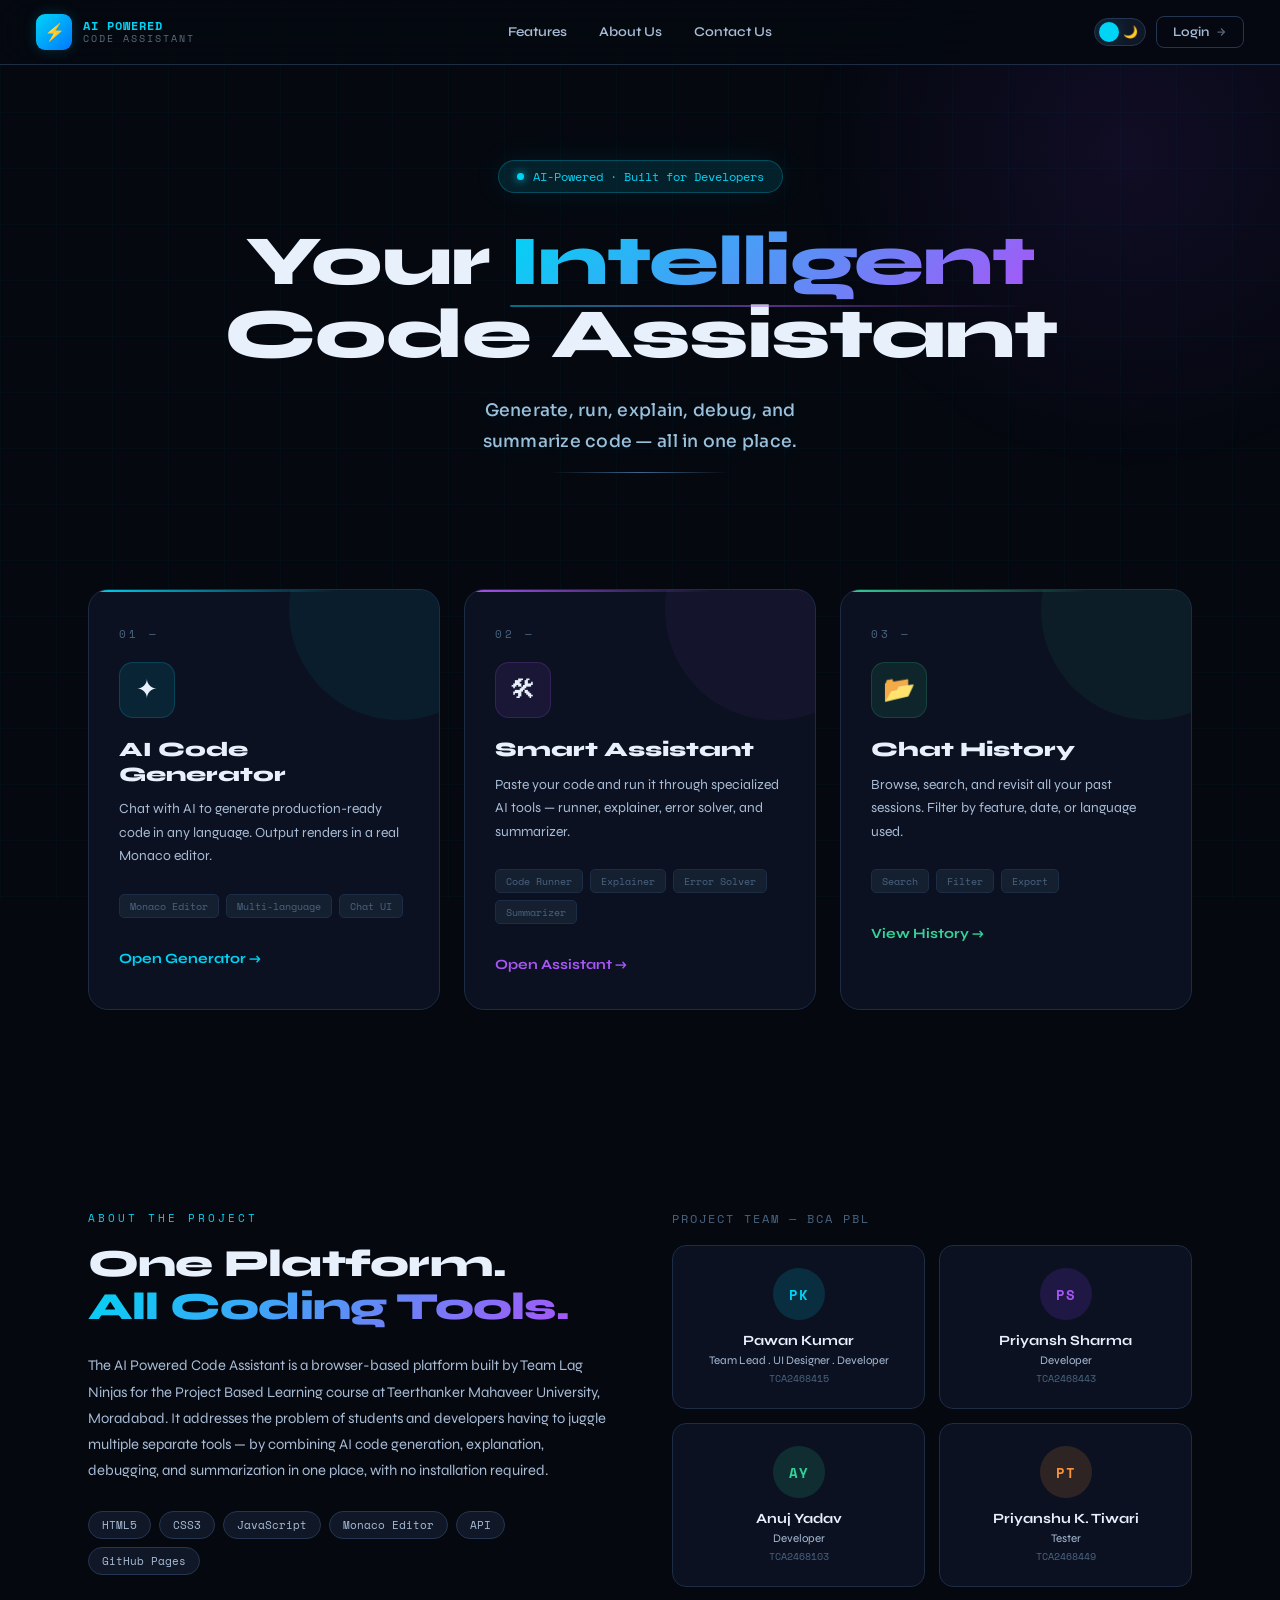
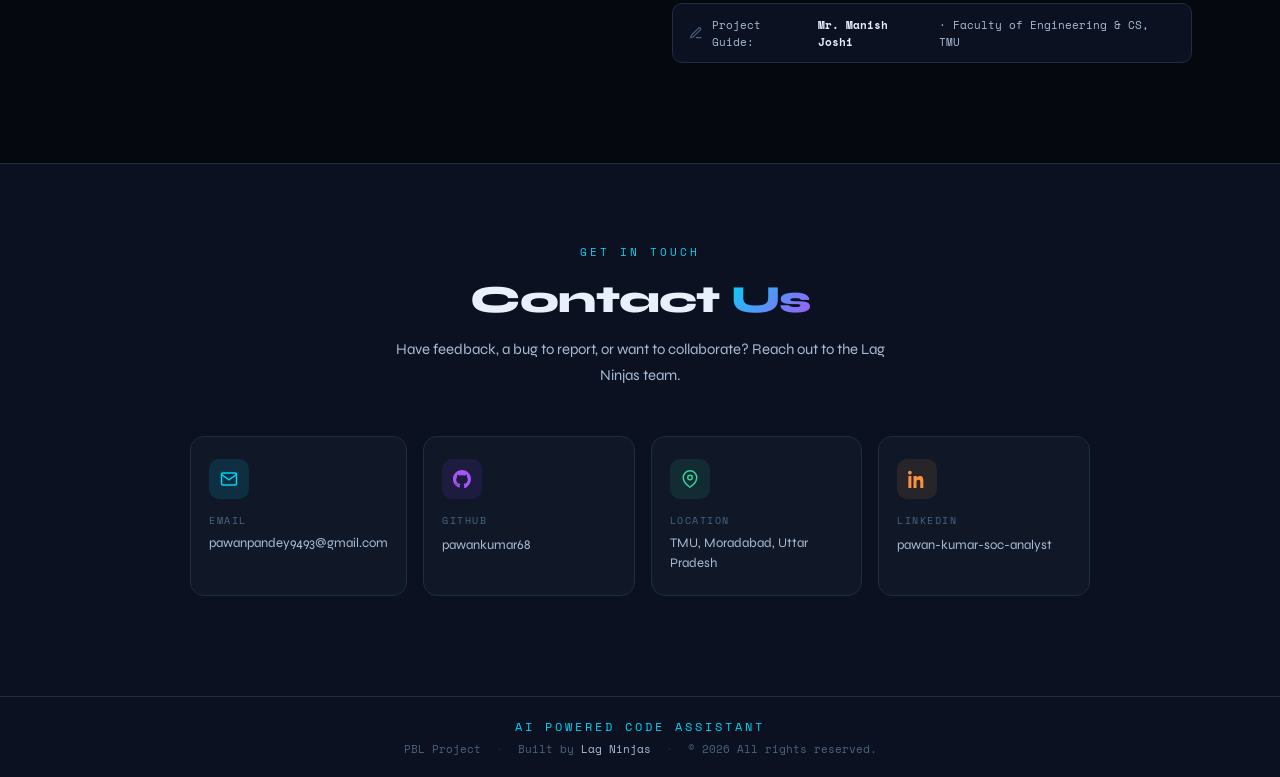
<file: index.html>
<!DOCTYPE html>
<html lang="en">
<head>
  <meta charset="UTF-8"/>
  <meta name="viewport" content="width=device-width, initial-scale=1.0"/>
  <title>AI Powered Code Assistant</title>
  <link href="https://fonts.googleapis.com/css2?family=Sora:wght@400;500;600&family=Space+Mono:wght@400;700&family=Syne:wght@400;600;800&display=swap" rel="stylesheet"/>
  <link rel="stylesheet" href="style.css"/>
</head>
<body>

  
<!-- NAV -->
<nav class="nav-fixed">
  <a href="index.html" class="logo">
    <div class="logo-icon">⚡</div>
    <div class="logo-text">
      <span class="l1">AI POWERED</span>
      <span class="l2">CODE ASSISTANT</span>
    </div>
  </a>
  <!-- CENTER NAV LINKS -->
  <div class="nav-center">
    <a href="#features" class="nav-link">Features</a>
    <a href="#about" class="nav-link">About Us</a>
    <a href="#contact" class="nav-link">Contact Us</a>
  </div>

  <!-- RIGHT ACTIONS -->
  <div class="nav-right">
    <button class="theme-toggle" id="themeToggle" onclick="toggleTheme()" title="Toggle light/dark mode" aria-label="Toggle theme">
      <span class="tt-icon tt-moon">🌙</span>
      <span class="tt-icon tt-sun">☀️</span>
    </button>
    <button class="btn-login" onclick="openModal('login')">
      Login
      <svg width="12" height="12" viewBox="0 0 24 24" fill="none" stroke="currentColor" stroke-width="2.5"><path d="M5 12h14M12 5l7 7-7 7"/></svg>
    </button>
  </div>
</nav>

<!-- HERO -->
<section class="hero">
  <div class="hero-badge"><span class="badge-dot"></span>AI-Powered · Built for Developers</div>
  <h1>Your <em>Intelligent</em><br/>Code Assistant</h1>
  <p>Generate, run, explain, debug, and summarize code — all in one place.</p>
</section>

<!-- CARDS -->
<section class="cards-section" id="features">

  <a href="codegen.html" class="card">
    <div class="card-num">01 —</div>
    <div class="card-icon">✦</div>
    <h3>AI Code Generator</h3>
    <p>Chat with AI to generate production-ready code in any language. Output renders in a real Monaco editor.</p>
    <div class="card-tags">
      <span class="ctag">Monaco Editor</span>
      <span class="ctag">Multi-language</span>
      <span class="ctag">Chat UI</span>
    </div>
    <div class="card-cta">Open Generator →</div>
  </a>

  <a href="assistant.html" class="card">
    <div class="card-num">02 —</div>
    <div class="card-icon">🛠</div>
    <h3>Smart Assistant</h3>
    <p>Paste your code and run it through specialized AI tools — runner, explainer, error solver, and summarizer.</p>
    <div class="card-tags">
      <span class="ctag">Code Runner</span>
      <span class="ctag">Explainer</span>
      <span class="ctag">Error Solver</span>
      <span class="ctag">Summarizer</span>
    </div>
    <div class="card-cta">Open Assistant →</div>
  </a>

  <a href="history.html" class="card">
    <div class="card-num">03 —</div>
    <div class="card-icon">📂</div>
    <h3>Chat History</h3>
    <p>Browse, search, and revisit all your past sessions. Filter by feature, date, or language used.</p>
    <div class="card-tags">
      <span class="ctag">Search</span>
      <span class="ctag">Filter</span>
      <span class="ctag">Export</span>
    </div>
    <div class="card-cta">View History →</div>
  </a>

</section>

<!-- ABOUT SECTION -->
<section class="about-section" id="about">
  <div class="about-inner">

    <!-- LEFT: Description -->
    <div class="about-left">
      <div class="about-eyebrow">ABOUT THE PROJECT</div>
      <h2 class="about-heading">
        One Platform.<br/>
        <span class="about-accent">All Coding Tools.</span>
      </h2>
      <p class="about-desc">
        The AI Powered Code Assistant is a browser-based platform built by Team Lag Ninjas
        for the Project Based Learning course at Teerthanker Mahaveer University, Moradabad.
        It addresses the problem of students and developers having to juggle multiple separate
        tools — by combining AI code generation, explanation, debugging, and summarization
        in one place, with no installation required.
      </p>
      <div class="about-tags">
        <span class="atag">HTML5</span>
        <span class="atag">CSS3</span>
        <span class="atag">JavaScript</span>
        <span class="atag">Monaco Editor</span>
        <span class="atag"> API</span>
        <span class="atag">GitHub Pages</span>
      </div>
    </div>

    <!-- RIGHT: Team Cards -->
    <div class="about-right">
      <div class="team-header">Project Team — BCA PBL</div>
      <div class="team-grid">

        <div class="team-card">
          <div class="team-avatar av-cyan">PK</div>
          <div class="team-name">Pawan Kumar</div>
          <div class="team-role">Team Lead . UI Designer . Developer</div>
          <div class="team-id">TCA2468415</div>
        </div>

        <div class="team-card">
          <div class="team-avatar av-purple">PS</div>
          <div class="team-name">Priyansh Sharma</div>
          <div class="team-role">Developer</div>
          <div class="team-id">TCA2468443</div>
        </div>

        <div class="team-card">
          <div class="team-avatar av-green">AY</div>
          <div class="team-name">Anuj Yadav</div>
          <div class="team-role">Developer</div>
          <div class="team-id">TCA2468103</div>
        </div>

        <div class="team-card">
          <div class="team-avatar av-orange">PT</div>
          <div class="team-name">Priyanshu K. Tiwari</div>
          <div class="team-role">Tester</div>
          <div class="team-id">TCA2468449</div>
        </div>

      </div>
      <div class="team-guide">
        <svg width="14" height="14" viewBox="0 0 24 24" fill="none" stroke="currentColor" stroke-width="2"><path d="M12 20h9M16.5 3.5a2.121 2.121 0 0 1 3 3L7 19l-4 1 1-4L16.5 3.5z"/></svg>
        Project Guide: <strong>Mr. Manish Joshi</strong> · Faculty of Engineering &amp; CS, TMU
      </div>
    </div>

  </div>
</section>

<!-- CONTACT SECTION -->
<section class="contact-section" id="contact">
  <div class="contact-inner">
    <div class="about-eyebrow" style="text-align:center;">GET IN TOUCH</div>
    <h2 class="contact-heading">Contact <span class="about-accent">Us</span></h2>
    <p class="contact-sub">Have feedback, a bug to report, or want to collaborate? Reach out to the Lag Ninjas team.</p>

    <div class="contact-grid">

      <div class="contact-card">
        <div class="cc-icon" style="background:var(--accent-dim);color:var(--accent);">
          <svg width="18" height="18" viewBox="0 0 24 24" fill="none" stroke="currentColor" stroke-width="2"><path d="M4 4h16c1.1 0 2 .9 2 2v12c0 1.1-.9 2-2 2H4c-1.1 0-2-.9-2-2V6c0-1.1.9-2 2-2z"/><polyline points="22,6 12,13 2,6"/></svg>
        </div>
        <div class="cc-label">Email</div>
        <div class="cc-value">pawanpandey9493@gmail.com</div>
      </div>

      <div class="contact-card">
        <div class="cc-icon" style="background:var(--accent2-dim);color:var(--card2);">
          <svg width="18" height="18" viewBox="0 0 24 24" fill="currentColor"><path d="M12 0C5.37 0 0 5.37 0 12c0 5.3 3.438 9.8 8.205 11.385.6.113.82-.258.82-.577 0-.285-.01-1.04-.015-2.04-3.338.724-4.042-1.61-4.042-1.61C4.422 19.07 3.633 18.7 3.633 18.7c-1.087-.744.084-.729.084-.729 1.205.084 1.838 1.236 1.838 1.236 1.07 1.835 2.809 1.305 3.495.998.108-.776.417-1.305.76-1.605-2.665-.3-5.466-1.332-5.466-5.93 0-1.31.465-2.38 1.235-3.22-.135-.303-.54-1.523.105-3.176 0 0 1.005-.322 3.3 1.23.96-.267 1.98-.399 3-.405 1.02.006 2.04.138 3 .405 2.28-1.552 3.285-1.23 3.285-1.23.645 1.653.24 2.873.12 3.176.765.84 1.23 1.91 1.23 3.22 0 4.61-2.805 5.625-5.475 5.92.42.36.81 1.096.81 2.22 0 1.606-.015 2.896-.015 3.286 0 .315.21.69.825.57C20.565 21.795 24 17.295 24 12c0-6.63-5.37-12-12-12z"/></svg>
        </div>
        <div class="cc-label">GitHub</div>
        <a class="cc-value cc-link" href="https://github.com/pawankumar68/" target="_blank">pawankumar68</a>
      </div>

      <div class="contact-card">
        <div class="cc-icon" style="background:rgba(52,211,153,0.1);color:var(--card3);">
          <svg width="18" height="18" viewBox="0 0 24 24" fill="none" stroke="currentColor" stroke-width="2"><path d="M21 10c0 7-9 13-9 13s-9-6-9-13a9 9 0 0 1 18 0z"/><circle cx="12" cy="10" r="3"/></svg>
        </div>
        <div class="cc-label">Location</div>
        <div class="cc-value">TMU, Moradabad, Uttar Pradesh</div>
      </div>

      <div class="contact-card">
  <div class="cc-icon" style="background:rgba(251,146,60,0.1);color:var(--summarizer);">
    <!-- LinkedIn Logo -->
    <svg width="18" height="18" viewBox="0 0 24 24" fill="currentColor">
      <path d="M4.98 3.5C4.98 4.88 3.86 6 2.49 6S0 4.88 0 3.5 1.12 1 2.49 1s2.49 1.12 2.49 2.5zM.5 8h4V24h-4V8zm7.5 0h3.8v2.2h.1c.53-1 1.82-2.2 3.75-2.2 4.01 0 4.75 2.64 4.75 6.08V24h-4v-7.1c0-1.7-.03-3.88-2.36-3.88-2.36 0-2.72 1.85-2.72 3.76V24h-4V8z"/>
    </svg>
  </div>

  <div class="cc-label">LinkedIn</div>

  <a class="cc-value cc-link" href="https://www.linkedin.com/in/pawankumar-soc-analyst" target="_blank">
    pawan-kumar-soc-analyst
  </a>
</div>

    </div>
  </div>
</section>

<!-- FOOTER -->
<footer>
  <div class="footer-title">AI Powered Code Assistant</div>
  <div class="footer-sub">
    PBL Project
    <span class="dot">·</span>
    Built by <span class="ft-highlight">Lag Ninjas</span>
    <span class="dot">·</span>
    © 2026 All rights reserved.
  </div>
</footer>

<!-- AUTH MODAL -->
<div class="modal-overlay" id="loginModal" onclick="handleOverlayClick(event)">
  <div class="modal">

    <!-- Close -->
    <button class="modal-close" onclick="closeModal()">✕</button>

    <!-- Brand -->
    <div class="modal-brand">
      <div class="modal-brand-icon">⚡</div>
      <div class="modal-brand-text">
        AI Powered Code Assistant
        <small>PBL PROJECT · LAG NINJAS</small>
      </div>
    </div>

    <!-- Tab Switcher -->
    <div class="auth-tabs">
      <button class="auth-tab active" id="tab-login" onclick="switchTab('login')">Login</button>
      <button class="auth-tab" id="tab-signup" onclick="switchTab('signup')">Sign Up</button>
      <div class="auth-tab-indicator" id="tab-indicator"></div>
    </div>

    <!-- ── LOGIN PANEL ── -->
    <div class="auth-panel" id="panel-login">

      <!-- Google -->
      <button class="btn-google" onclick="loginWithGoogle()">
        <svg width="18" height="18" viewBox="0 0 18 18">
          <path fill="#4285F4" d="M17.64 9.2c0-.637-.057-1.251-.164-1.84H9v3.481h4.844c-.209 1.125-.843 2.078-1.796 2.717v2.258h2.908c1.702-1.567 2.684-3.874 2.684-6.615z"/>
          <path fill="#34A853" d="M9 18c2.43 0 4.467-.806 5.956-2.18l-2.909-2.259c-.806.54-1.836.86-3.047.86-2.344 0-4.328-1.584-5.036-3.711H.957v2.332A8.997 8.997 0 0 0 9 18z"/>
          <path fill="#FBBC05" d="M3.964 10.71A5.41 5.41 0 0 1 3.682 9c0-.593.102-1.17.282-1.71V4.958H.957A8.996 8.996 0 0 0 0 9c0 1.452.348 2.827.957 4.042l3.007-2.332z"/>
          <path fill="#EA4335" d="M9 3.58c1.321 0 2.508.454 3.44 1.345l2.582-2.58C13.463.891 11.426 0 9 0A8.997 8.997 0 0 0 .957 4.958L3.964 7.29C4.672 5.163 6.656 3.58 9 3.58z"/>
        </svg>
        Continue with Google
      </button>

      <div class="auth-divider"><span>or continue with email</span></div>

      <div class="input-group">
        <label>EMAIL</label>
        <input type="email" id="login-email" placeholder="you@example.com"/>
      </div>
      <div class="input-group">
        <label>PASSWORD</label>
        <div class="input-eye-wrap">
          <input type="password" id="login-password" placeholder="••••••••"/>
          <button class="eye-btn" onclick="togglePassword('login-password', this)">👁</button>
        </div>
      </div>

      <div class="auth-row">
        <label class="remember-label">
          <input type="checkbox" id="remember-me"/> Remember me
        </label>
        <a href="#" class="forgot-link">Forgot password?</a>
      </div>

      <div class="auth-error" id="login-error"></div>

      <button class="btn-submit" onclick="handleLogin()">
        <span>Login</span>
        <svg width="16" height="16" viewBox="0 0 24 24" fill="none" stroke="currentColor" stroke-width="2.5"><path d="M5 12h14M12 5l7 7-7 7"/></svg>
      </button>

      <p class="auth-switch">Don't have an account? <a href="#" onclick="switchTab('signup');return false;">Sign up free →</a></p>
    </div>

    <!-- ── SIGN UP PANEL ── -->
    <div class="auth-panel" id="panel-signup" style="display:none;">

      <!-- Google -->
      <button class="btn-google" onclick="loginWithGoogle()">
        <svg width="18" height="18" viewBox="0 0 18 18">
          <path fill="#4285F4" d="M17.64 9.2c0-.637-.057-1.251-.164-1.84H9v3.481h4.844c-.209 1.125-.843 2.078-1.796 2.717v2.258h2.908c1.702-1.567 2.684-3.874 2.684-6.615z"/>
          <path fill="#34A853" d="M9 18c2.43 0 4.467-.806 5.956-2.18l-2.909-2.259c-.806.54-1.836.86-3.047.86-2.344 0-4.328-1.584-5.036-3.711H.957v2.332A8.997 8.997 0 0 0 9 18z"/>
          <path fill="#FBBC05" d="M3.964 10.71A5.41 5.41 0 0 1 3.682 9c0-.593.102-1.17.282-1.71V4.958H.957A8.996 8.996 0 0 0 0 9c0 1.452.348 2.827.957 4.042l3.007-2.332z"/>
          <path fill="#EA4335" d="M9 3.58c1.321 0 2.508.454 3.44 1.345l2.582-2.58C13.463.891 11.426 0 9 0A8.997 8.997 0 0 0 .957 4.958L3.964 7.29C4.672 5.163 6.656 3.58 9 3.58z"/>
        </svg>
        Sign up with Google
      </button>

      <div class="auth-divider"><span>or sign up with email</span></div>

      <div class="input-group">
        <label>FULL NAME</label>
        <input type="text" id="signup-name" placeholder="Your full name"/>
      </div>
      <div class="input-group">
        <label>EMAIL</label>
        <input type="email" id="signup-email" placeholder="you@example.com"/>
      </div>
      <div class="input-group">
        <label>PASSWORD</label>
        <div class="input-eye-wrap">
          <input type="password" id="signup-password" placeholder="Min. 6 characters"/>
          <button class="eye-btn" onclick="togglePassword('signup-password', this)">👁</button>
        </div>
      </div>
      <div class="input-group">
        <label>CONFIRM PASSWORD</label>
        <div class="input-eye-wrap">
          <input type="password" id="signup-confirm" placeholder="Repeat your password"/>
          <button class="eye-btn" onclick="togglePassword('signup-confirm', this)">👁</button>
        </div>
      </div>

      <!-- Password strength -->
      <div class="strength-wrap" id="strength-wrap">
        <div class="strength-bar">
          <div class="strength-fill" id="strength-fill"></div>
        </div>
        <span class="strength-label" id="strength-label"></span>
      </div>

      <div class="auth-error" id="signup-error"></div>

      <button class="btn-submit" onclick="handleSignup()">
        <span>Create Account</span>
        <svg width="16" height="16" viewBox="0 0 24 24" fill="none" stroke="currentColor" stroke-width="2.5"><path d="M5 12h14M12 5l7 7-7 7"/></svg>
      </button>

      <p class="auth-switch">Already have an account? <a href="#" onclick="switchTab('login');return false;">Log in →</a></p>
    </div>

  </div>
</div>

<script src="script.js"></script>
</body>
</html>
</file>
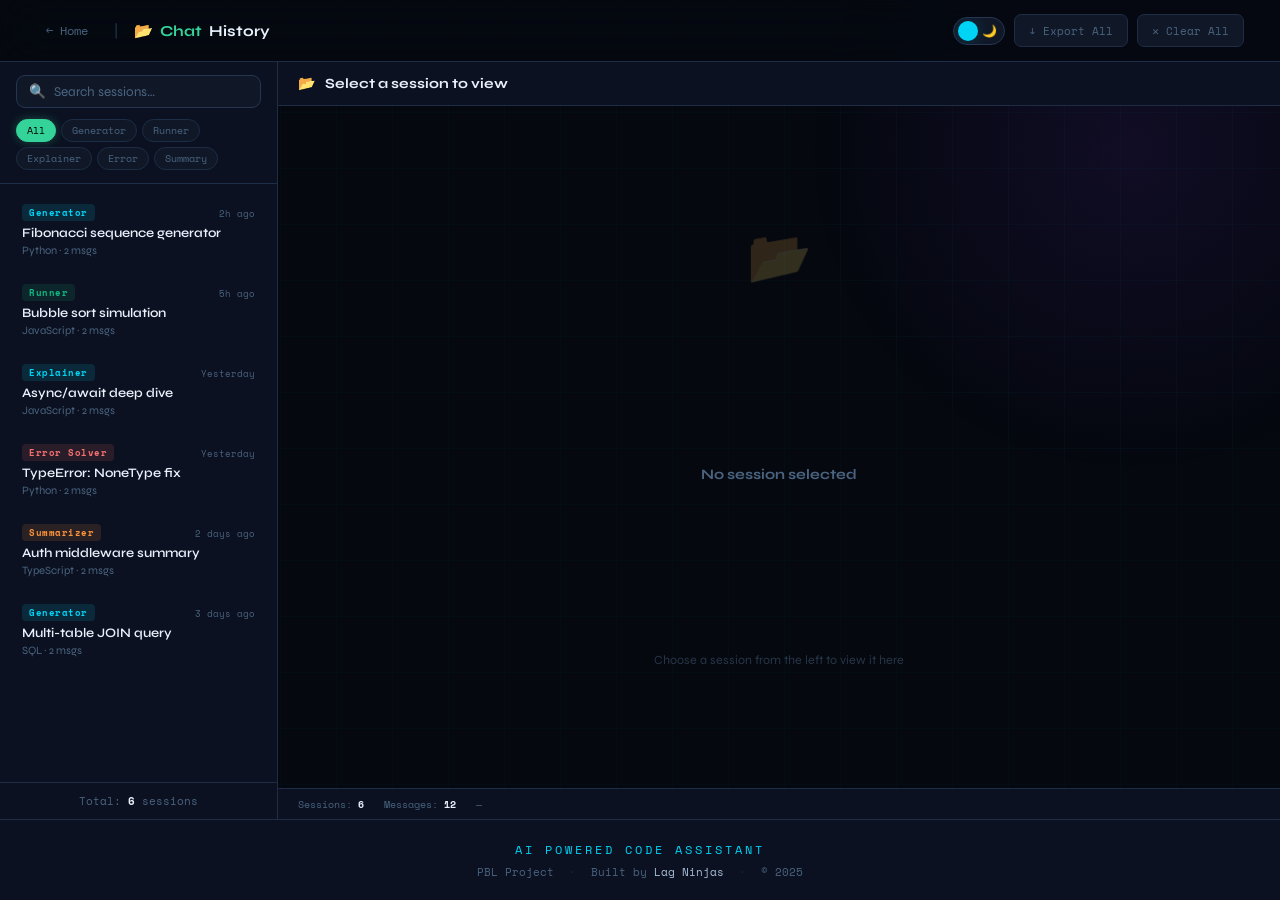
<file: history.html>
<!DOCTYPE html>
<html lang="en">
<head>
  <meta charset="UTF-8"/>
  <meta name="viewport" content="width=device-width, initial-scale=1.0"/>
  <title>Chat History — AI Powered Code Assistant</title>
  <link href="https://fonts.googleapis.com/css2?family=Space+Mono:wght@400;700&family=Syne:wght@400;600;800&display=swap" rel="stylesheet"/>
  <link rel="stylesheet" href="style.css"/>
</head>
<body class="history-body">

<!-- NAV -->
<nav>
  <div class="nav-left">
    <a href="index.html" class="back-btn">← Home</a>
    <span class="nav-sep">|</span>
    <div class="page-title">📂 <span class="accent-green">Chat</span> History</div>
  </div>
  <div style="display:flex;gap:9px;align-items:center;">
    <button class="theme-toggle" id="themeToggle" onclick="toggleTheme()" title="Toggle light/dark mode" aria-label="Toggle theme">
      <span class="tt-icon tt-moon">🌙</span>
      <span class="tt-icon tt-sun">☀️</span>
    </button>
    <button class="btn-nav" onclick="hist_exportAll()">↓ Export All</button>
    <button class="btn-nav danger" onclick="hist_clearAll()">✕ Clear All</button>
  </div>
</nav>

<!-- LAYOUT -->
<div class="history-layout">

  <!-- SIDEBAR -->
  <div class="sidebar">
    <div class="sidebar-header">
      <div class="search-box">
        <span style="color:var(--muted);font-size:0.85rem;">🔍</span>
        <input type="text" id="hist-search" placeholder="Search sessions…" oninput="hist_search()"/>
      </div>
      <div class="filter-chips">
        <span class="chip all active"        data-filter="all"        onclick="hist_setFilter(this)">All</span>
        <span class="chip gen"               data-filter="gen"        onclick="hist_setFilter(this)">Generator</span>
        <span class="chip runner"            data-filter="runner"     onclick="hist_setFilter(this)">Runner</span>
        <span class="chip explainer"         data-filter="explainer"  onclick="hist_setFilter(this)">Explainer</span>
        <span class="chip error"             data-filter="error"      onclick="hist_setFilter(this)">Error</span>
        <span class="chip summarizer"        data-filter="summarizer" onclick="hist_setFilter(this)">Summary</span>
      </div>
    </div>
    <div class="sessions-list" id="hist-sessions-list"></div>
    <div class="sidebar-footer">Total: <strong id="hist-total-count">0</strong> sessions</div>
  </div>

  <!-- CONTENT -->
  <div class="hist-content">
    <div class="hist-content-header">
      <div class="hist-content-title" id="hist-content-title">
        <span>📂</span> Select a session to view
      </div>
      <div class="hist-content-actions" id="hist-content-actions" style="display:none;">
        <button class="btn-sm" onclick="hist_exportSession()">↓ Export</button>
        <button class="btn-sm" onclick="hist_deleteActive()">✕ Delete</button>
      </div>
    </div>

    <div class="empty-hist" id="hist-empty">
      <div class="eh-icon">📂</div>
      <h3>No session selected</h3>
      <p>Choose a session from the left to view it here</p>
    </div>
    <div class="chat-view" id="hist-chat-view" style="display:none;"></div>

    <div class="stats-bar">
      <span>Sessions: <strong id="hist-stats-count">0</strong></span>
      <span>Messages: <strong id="hist-stats-msgs">0</strong></span>
      <span id="hist-stats-date">—</span>
    </div>
  </div>

</div>

<!-- FOOTER -->
<footer>
  <div class="footer-title">AI Powered Code Assistant</div>
  <div class="footer-sub">
    PBL Project <span class="dot">·</span> Built by <span class="ft-highlight">Lag Ninjas</span> <span class="dot">·</span> © 2025
  </div>
</footer>

<script src="script.js"></script>
</body>
</html>
</file>
<file: style.css>
/* ============================================================
   AI POWERED CODE ASSISTANT — style.css  (Redesigned)
   ============================================================ */

/* ── THEME VARIABLES ── */
:root {
  /* Dark theme (default) */
  --bg:         #05080f;
  --surface:    #0b1120;
  --surface2:   #101828;
  --surface3:   #141f30;
  --border:     #1c2d45;
  --border2:    #243651;
  --accent:     #00d4f5;
  --accent-dim: rgba(0,212,245,0.12);
  --accent2:    #7c3aed;
  --accent2-dim:rgba(124,58,237,0.12);
  --text:       #e8f0fc;
  --text2:      #a8bcd6;
  --muted:      #4a6480;
  --runner:     #10b981;
  --explainer:  #00d4f5;
  --error:      #f87171;
  --summarizer: #fb923c;
  --card1:      #00d4f5;
  --card2:      #a855f7;
  --card3:      #34d399;

  /* Effects */
  --glow-cyan:  0 0 24px rgba(0,212,245,0.35);
  --glow-purple:0 0 24px rgba(124,58,237,0.35);
  --glow-green: 0 0 24px rgba(52,211,153,0.35);
  --glow-sm:    0 0 14px rgba(0,212,245,0.2);

  /* Transitions */
  --t: 0.22s cubic-bezier(0.4,0,0.2,1);
}

/* ── LIGHT THEME ── */
body.light-mode {
  --bg:         #f0f4fb;
  --surface:    #ffffff;
  --surface2:   #f5f8ff;
  --surface3:   #edf1fa;
  --border:     #d0daf0;
  --border2:    #bfcce8;
  --accent:     #0099bb;
  --accent-dim: rgba(0,153,187,0.1);
  --accent2:    #6d28d9;
  --accent2-dim:rgba(109,40,217,0.1);
  --text:       #0f1c33;
  --text2:      #3a5070;
  --muted:      #7a90b0;
  --runner:     #059669;
  --explainer:  #0099bb;
  --error:      #dc2626;
  --summarizer: #d97706;
  --card1:      #0099bb;
  --card2:      #7c3aed;
  --card3:      #059669;
  --glow-cyan:  0 4px 24px rgba(0,153,187,0.18);
  --glow-purple:0 4px 24px rgba(109,40,217,0.18);
  --glow-green: 0 4px 24px rgba(5,150,105,0.18);
  --glow-sm:    0 2px 12px rgba(0,153,187,0.12);
}

*, *::before, *::after { box-sizing: border-box; margin: 0; padding: 0; }
html, body { height: 100%; }

body {
  background: var(--bg);
  color: var(--text);
  font-family: 'Syne', sans-serif;
  min-height: 100vh;
  overflow-x: hidden;
  transition: background var(--t), color var(--t);
}

/* ── GRID OVERLAY (dark only) ── */
body:not(.light-mode)::before {
  content: '';
  position: fixed; inset: 0;
  background-image:
    linear-gradient(rgba(0,212,245,0.028) 1px, transparent 1px),
    linear-gradient(90deg, rgba(0,212,245,0.028) 1px, transparent 1px);
  background-size: 56px 56px;
  pointer-events: none; z-index: 0;
  animation: gridFade 3s ease both;
}

/* ── GRID OVERLAY (light mode) ── */
body.light-mode::before {
  content: '';
  position: fixed; inset: 0;
  background-image:
    linear-gradient(rgba(15,28,51,0.028) 1px, transparent 1px),
    linear-gradient(90deg, rgba(15,28,51,0.028) 1px, transparent 1px),
    radial-gradient(circle at 1px 1px, rgba(0,153,187,0.10) 1px, transparent 0);
  background-size: 64px 64px, 64px 64px, 28px 28px;
  pointer-events: none; z-index: 0;
  opacity: 0.38;
  animation: gridFade 2.4s ease both;
}

/* ── AMBIENT GLOW BLOBS ── */
body::after {
  content: '';
  position: fixed;
  width: 700px; height: 700px;
  background: radial-gradient(circle, rgba(124,58,237,0.10) 0%, transparent 65%);
  top: -200px; right: -200px;
  border-radius: 50%; pointer-events: none; z-index: 0;
  animation: blobPulse 8s ease-in-out infinite alternate;
}

body.light-mode::after {
  background: radial-gradient(circle, rgba(109,40,217,0.05) 0%, transparent 65%);
}

/* ── SCROLLBAR ── */
::-webkit-scrollbar { width: 5px; height: 5px; }
::-webkit-scrollbar-track { background: transparent; }
::-webkit-scrollbar-thumb {
  background: var(--border2); border-radius: 4px;
  transition: background var(--t);
}
::-webkit-scrollbar-thumb:hover { background: var(--muted); }

/* ============================================================
   THEME TOGGLE BUTTON
   ============================================================ */
.theme-toggle {
  position: relative;
  width: 52px; height: 28px;
  background: var(--surface2);
  border: 1px solid var(--border2);
  border-radius: 100px;
  cursor: pointer;
  transition: all var(--t);
  flex-shrink: 0;
  outline: none;
  overflow: hidden;
}
.theme-toggle::before {
  content: '';
  position: absolute;
  width: 20px; height: 20px;
  background: var(--accent);
  border-radius: 50%;
  top: 3px; left: 4px;
  transition: transform 0.35s cubic-bezier(0.34,1.56,0.64,1), background var(--t);
  box-shadow: var(--glow-sm);
}
.theme-toggle .tt-icon {
  position: absolute; top: 50%; transform: translateY(-50%);
  font-size: 12px; pointer-events: none; transition: opacity 0.2s;
}
.theme-toggle .tt-moon { right: 7px; opacity: 1; }
.theme-toggle .tt-sun  { left: 7px;  opacity: 0; }

body.light-mode .theme-toggle::before {
  transform: translateX(24px);
  background: #f59e0b;
  box-shadow: 0 0 14px rgba(245,158,11,0.5);
}
body.light-mode .theme-toggle .tt-moon { opacity: 0; }
body.light-mode .theme-toggle .tt-sun  { opacity: 1; }
body.light-mode .theme-toggle {
  background: var(--surface2);
  border-color: var(--border);
}

/* ============================================================
   SHARED NAV
   ============================================================ */
nav {
  display: flex; align-items: center; justify-content: space-between;
  padding: 14px 36px;
  background: rgba(5,8,15,0.88);
  backdrop-filter: blur(24px) saturate(180%);
  -webkit-backdrop-filter: blur(24px) saturate(180%);
  border-bottom: 1px solid var(--border);
  z-index: 100;
  position: relative;
  transition: background var(--t), border-color var(--t);
}
body.light-mode nav {
  background: rgba(240,244,251,0.9);
}

.nav-fixed { position: fixed; top: 0; left: 0; right: 0; }
.nav-left { display: flex; align-items: center; gap: 16px; }

/* Logo */
.logo {
  display: flex; align-items: center; gap: 11px;
  text-decoration: none;
}
.logo-icon {
  width: 36px; height: 36px;
  background: linear-gradient(135deg, var(--accent), #0078ff);
  border-radius: 9px;
  display: grid; place-items: center;
  font-size: 17px; flex-shrink: 0;
  box-shadow: var(--glow-sm);
  transition: box-shadow var(--t), transform var(--t);
}
.logo:hover .logo-icon {
  box-shadow: var(--glow-cyan);
  transform: scale(1.06) rotate(-4deg);
}
.logo-text { display: flex; flex-direction: column; line-height: 1.2; }
.logo-text .l1 {
  font-family: 'Space Mono', monospace;
  font-size: 0.75rem; font-weight: 700;
  color: var(--accent); letter-spacing: 1px;
}
.logo-text .l2 {
  font-family: 'Space Mono', monospace;
  font-size: 0.63rem; color: var(--text2);
  opacity: 0.55; letter-spacing: 2px;
}

.nav-sep { color: var(--border2); }

/* ── CENTER NAV LINKS ── */
.nav-center {
  display: flex; align-items: center; gap: 4px;
  position: absolute; left: 50%; transform: translateX(-50%);
}
.nav-link {
  display: flex; align-items: center; gap: 5px;
  text-decoration: none; color: var(--text2);
  font-family: 'Syne', sans-serif; font-size: 0.84rem; font-weight: 600;
  padding: 6px 14px; border-radius: 8px;
  transition: color var(--t), background var(--t);
}
.nav-link:hover { color: var(--text); background: var(--surface2); }

/* ── RIGHT NAV GROUP ── */
.nav-right { display: flex; align-items: center; gap: 10px; margin-left: auto; }

.page-title {
  font-size: 0.95rem; font-weight: 700;
  display: flex; align-items: center; gap: 7px;
}
.page-title .accent        { color: var(--accent); }
.page-title .accent-purple { color: var(--card2); }
.page-title .accent-green  { color: var(--card3); }

.back-btn {
  display: flex; align-items: center; gap: 5px;
  text-decoration: none; color: var(--muted);
  font-family: 'Space Mono', monospace; font-size: 0.78rem;
  transition: color var(--t);
  padding: 5px 10px; border-radius: 6px;
}
.back-btn:hover {
  color: var(--accent);
  background: var(--accent-dim);
}

.lang-wrap {
  display: flex; align-items: center; gap: 8px;
  background: var(--surface2); border: 1px solid var(--border2);
  border-radius: 9px; padding: 6px 14px;
  transition: border-color var(--t), box-shadow var(--t);
}
.lang-wrap:focus-within {
  border-color: var(--accent);
  box-shadow: var(--glow-sm);
}
.lang-wrap label {
  font-family: 'Space Mono', monospace; font-size: 0.67rem; color: var(--muted);
}
.lang-wrap select {
  background: transparent; border: none;
  color: var(--accent); font-family: 'Space Mono', monospace;
  font-size: 0.82rem; cursor: pointer; outline: none;
}
.lang-wrap select option { background: var(--surface2); color: var(--text); }

/* Nav Buttons */
.btn-ghost {
  background: transparent; border: 1px solid var(--border2);
  color: var(--muted); padding: 7px 18px; border-radius: 7px;
  font-family: 'Syne', sans-serif; font-size: 0.84rem;
  cursor: pointer; transition: all var(--t); text-decoration: none;
}
.btn-ghost:hover {
  border-color: var(--accent); color: var(--accent);
  background: var(--accent-dim);
}

.btn-login {
  background: transparent;
  border: 1px solid var(--border2); color: var(--text2);
  padding: 7px 16px; border-radius: 8px;
  font-family: 'Syne', sans-serif; font-size: 0.82rem; font-weight: 600;
  cursor: pointer; transition: all var(--t); text-decoration: none;
  display: flex; align-items: center; gap: 6px;
}
.btn-login svg { opacity: 0.5; transition: opacity var(--t), transform var(--t); }
.btn-login:hover {
  border-color: var(--accent); color: var(--accent);
  background: var(--accent-dim);
}
.btn-login:hover svg { opacity: 1; transform: translateX(2px); }
.btn-login:active { transform: scale(0.97); }

.btn-nav {
  background: var(--surface2); border: 1px solid var(--border);
  color: var(--muted); padding: 7px 14px; border-radius: 7px;
  font-family: 'Space Mono', monospace; font-size: 0.7rem;
  cursor: pointer; transition: all var(--t);
}
.btn-nav:hover { border-color: var(--accent); color: var(--accent); background: var(--accent-dim); }
.btn-nav.danger:hover { border-color: #f87171; color: #f87171; background: rgba(248,113,113,0.08); }

/* ============================================================
   SHARED FOOTER
   ============================================================ */
footer {
  position: relative; z-index: 1;
  border-top: 1px solid var(--border);
  padding: 20px 24px;
  text-align: center;
  flex-shrink: 0;
  background: var(--surface);
  transition: background var(--t), border-color var(--t);
}
.footer-title {
  font-family: 'Space Mono', monospace; font-size: 0.76rem;
  color: var(--accent); letter-spacing: 3px;
  text-transform: uppercase; margin-bottom: 6px;
}
.footer-sub {
  font-family: 'Space Mono', monospace; font-size: 0.68rem; color: var(--muted);
}
.footer-sub .ft-highlight { color: var(--text2); }
.footer-sub .dot { margin: 0 8px; opacity: 0.3; }

/* ============================================================
   SHARED BUTTONS / MISC
   ============================================================ */
.btn-sm {
  background: var(--surface2); border: 1px solid var(--border);
  color: var(--muted); padding: 5px 13px; border-radius: 7px;
  font-family: 'Space Mono', monospace; font-size: 0.68rem;
  cursor: pointer; transition: all var(--t);
}
.btn-sm:hover { border-color: var(--accent); color: var(--accent); background: var(--accent-dim); }
.btn-sm.primary {
  background: var(--accent); color: #050810;
  border-color: var(--accent); font-weight: 700;
}
.btn-sm.primary:hover {
  box-shadow: var(--glow-sm);
  filter: brightness(1.1);
}

.btn-tiny {
  background: var(--surface3); border: 1px solid var(--border);
  color: var(--muted); padding: 4px 10px; border-radius: 5px;
  font-family: 'Space Mono', monospace; font-size: 0.65rem;
  cursor: pointer; transition: all var(--t);
}
.btn-tiny:hover { border-color: var(--accent); color: var(--accent); background: var(--accent-dim); }

/* ============================================================
   INDEX PAGE
   ============================================================ */
.hero {
  position: relative; z-index: 1;
  padding: 160px 48px 80px;
  text-align: center; max-width: 980px; margin: 0 auto;
}

.hero-badge {
  display: inline-flex; align-items: center; gap: 9px;
  background: var(--accent-dim);
  border: 1px solid rgba(0,212,245,0.25);
  color: var(--accent); padding: 7px 18px; border-radius: 100px;
  font-family: 'Space Mono', monospace; font-size: 0.72rem;
  margin-bottom: 32px;
  animation: fadeDown 0.6s ease both;
  box-shadow: 0 0 30px rgba(0,212,245,0.08);
}
.badge-dot {
  width: 7px; height: 7px; background: var(--accent);
  border-radius: 50%; animation: pulse 2.5s infinite;
  box-shadow: 0 0 8px var(--accent);
}

.hero h1 {
  font-size: clamp(2.4rem, 5.5vw, 5rem);
  font-weight: 800; line-height: 1.04; margin-bottom: 24px;
  animation: fadeUp 0.7s 0.1s ease both;
  letter-spacing: -0.02em;
}
.hero h1 em {
  font-style: normal;
  background: linear-gradient(135deg, var(--accent) 0%, var(--card2) 100%);
  -webkit-background-clip: text; -webkit-text-fill-color: transparent; background-clip: text;
  position: relative;
}
.hero h1 em::after {
  content: '';
  position: absolute; left: 0; right: 0; bottom: -4px;
  height: 2px;
  background: linear-gradient(90deg, var(--accent), var(--card2), transparent);
  border-radius: 2px;
  opacity: 0.5;
}

.hero > p {
  font-family: 'Sora', 'Syne', sans-serif;
  font-size: 1.08rem;
  color: color-mix(in oklab, var(--text2) 82%, var(--accent) 18%);
  font-weight: 500;
  letter-spacing: 0.015em;
  max-width: 560px; margin: 0 auto 52px; line-height: 1.78;
  animation: fadeUp 0.7s 0.2s ease both;
  text-wrap: balance;
  text-shadow: 0 4px 18px rgba(0, 212, 245, 0.14);
  position: relative;
}

.hero > p::after {
  content: '';
  position: absolute;
  left: 50%;
  transform: translateX(-50%);
  bottom: -16px;
  width: min(180px, 55%);
  height: 1px;
  background: linear-gradient(90deg, transparent, color-mix(in oklab, var(--accent) 72%, var(--card2) 28%), transparent);
  opacity: 0.55;
}

/* Cards */
.cards-section {
  position: relative; z-index: 1;
  padding: 0 48px 100px;
  display: grid; grid-template-columns: repeat(auto-fit, minmax(300px, 1fr));
  gap: 24px; max-width: 1200px; margin: 0 auto;
}

.card {
  background: var(--surface);
  border: 1px solid var(--border);
  border-radius: 20px; padding: 36px 30px;
  position: relative; overflow: hidden;
  cursor: pointer;
  transition: transform 0.35s cubic-bezier(0.34,1.56,0.64,1), border-color var(--t), box-shadow var(--t);
  animation: fadeUp 0.7s ease both;
  text-decoration: none; display: block; color: inherit;
  backdrop-filter: blur(4px);
}
.card:nth-child(1) { animation-delay: 0.3s; }
.card:nth-child(2) { animation-delay: 0.45s; }
.card:nth-child(3) { animation-delay: 0.6s; }

/* Top accent line */
.card::before {
  content: ''; position: absolute;
  top: 0; left: 0; right: 0; height: 2px; border-radius: 20px 20px 0 0;
  transition: height var(--t), opacity var(--t);
}
.card:nth-child(1)::before { background: linear-gradient(90deg, var(--card1), transparent 70%); }
.card:nth-child(2)::before { background: linear-gradient(90deg, var(--card2), transparent 70%); }
.card:nth-child(3)::before { background: linear-gradient(90deg, var(--card3), transparent 70%); }

/* Inner glow blob */
.card::after {
  content: ''; position: absolute;
  width: 220px; height: 220px; border-radius: 50%;
  top: -90px; right: -70px; opacity: 0.06;
  transition: opacity 0.4s, transform 0.4s;
  pointer-events: none;
}
.card:nth-child(1)::after { background: var(--card1); }
.card:nth-child(2)::after { background: var(--card2); }
.card:nth-child(3)::after { background: var(--card3); }

.card:hover { transform: translateY(-8px) scale(1.01); }
.card:nth-child(1):hover {
  border-color: rgba(0,212,245,0.45);
  box-shadow: 0 20px 60px rgba(0,212,245,0.12), inset 0 1px 0 rgba(0,212,245,0.08);
}
.card:nth-child(2):hover {
  border-color: rgba(168,85,247,0.45);
  box-shadow: 0 20px 60px rgba(168,85,247,0.12), inset 0 1px 0 rgba(168,85,247,0.08);
}
.card:nth-child(3):hover {
  border-color: rgba(52,211,153,0.45);
  box-shadow: 0 20px 60px rgba(52,211,153,0.12), inset 0 1px 0 rgba(52,211,153,0.08);
}
.card:hover::after { opacity: 0.12; transform: scale(1.1); }

.card-num {
  font-family: 'Space Mono', monospace; font-size: 0.66rem;
  color: var(--muted); margin-bottom: 20px; letter-spacing: 3px;
}
.card-icon {
  width: 56px; height: 56px; border-radius: 14px;
  display: grid; place-items: center; font-size: 26px; margin-bottom: 20px;
  transition: transform var(--t), box-shadow var(--t);
}
.card:nth-child(1) .card-icon { background: rgba(0,212,245,0.1); border: 1px solid rgba(0,212,245,0.18); }
.card:nth-child(2) .card-icon { background: rgba(168,85,247,0.1); border: 1px solid rgba(168,85,247,0.18); }
.card:nth-child(3) .card-icon { background: rgba(52,211,153,0.1); border: 1px solid rgba(52,211,153,0.18); }
.card:nth-child(1):hover .card-icon { transform: scale(1.08) rotate(-4deg); box-shadow: 0 0 20px rgba(0,212,245,0.25); }
.card:nth-child(2):hover .card-icon { transform: scale(1.08) rotate(-4deg); box-shadow: 0 0 20px rgba(168,85,247,0.25); }
.card:nth-child(3):hover .card-icon { transform: scale(1.08) rotate(-4deg); box-shadow: 0 0 20px rgba(52,211,153,0.25); }

.card h3 { font-size: 1.28rem; font-weight: 800; margin-bottom: 10px; line-height: 1.2; }
.card > p { font-size: 0.87rem; color: var(--text2); line-height: 1.7; margin-bottom: 26px; }

.card-tags { display: flex; flex-wrap: wrap; gap: 7px; margin-bottom: 30px; }
.ctag {
  font-family: 'Space Mono', monospace; font-size: 0.65rem;
  padding: 3px 10px; border-radius: 5px;
  background: var(--surface3); border: 1px solid var(--border); color: var(--muted);
  transition: all var(--t);
}
.card:hover .ctag { border-color: var(--border2); }

.card-cta {
  display: inline-flex; align-items: center; gap: 8px;
  font-size: 0.88rem; font-weight: 700; transition: gap 0.25s;
}
.card:nth-child(1) .card-cta { color: var(--card1); }
.card:nth-child(2) .card-cta { color: var(--card2); }
.card:nth-child(3) .card-cta { color: var(--card3); }
.card:hover .card-cta { gap: 15px; }

/* ============================================================
   AUTH MODAL
   ============================================================ */
.modal-overlay {
  position: fixed; inset: 0;
  background: rgba(0,0,0,0.75);
  backdrop-filter: blur(12px);
  -webkit-backdrop-filter: blur(12px);
  z-index: 1000;
  display: none; place-items: center;
  padding: 16px;
}
.modal-overlay.active { display: grid; animation: overlayIn 0.2s ease; }

.modal {
  background: linear-gradient(165deg, color-mix(in oklab, var(--surface) 92%, #ffffff 8%) 0%, var(--surface) 100%);
  border: 1px solid color-mix(in oklab, var(--border2) 78%, var(--accent) 22%);
  border-radius: 22px;
  padding: 34px 32px 28px;
  width: 100%; max-width: 430px;
  position: relative;
  animation: modalPop 0.35s cubic-bezier(0.34,1.56,0.64,1);
  max-height: 92vh;
  overflow-y: auto;
  box-shadow: 0 36px 72px rgba(0,0,0,0.46), 0 0 0 1px rgba(255,255,255,0.05);
  backdrop-filter: blur(14px);
  -webkit-backdrop-filter: blur(14px);
  transition: background var(--t), border-color var(--t), box-shadow var(--t), transform var(--t);
}
body.light-mode .modal {
  background: linear-gradient(165deg, #ffffff 0%, var(--surface2) 100%);
  box-shadow: 0 22px 60px rgba(15,28,51,0.14), 0 0 0 1px rgba(0,0,0,0.04);
}

/* Glow top edge on modal */
.modal::before {
  content: '';
  position: absolute; top: 0; left: 10%; right: 10%; height: 1px;
  background: linear-gradient(90deg, transparent, var(--accent), transparent);
  opacity: 0.5; border-radius: 50%;
}
.modal::after {
  content: '';
  position: absolute;
  top: -36px; right: -36px;
  width: 140px; height: 140px;
  border-radius: 50%;
  background: radial-gradient(circle, color-mix(in oklab, var(--accent) 28%, transparent) 0%, transparent 70%);
  pointer-events: none;
}

.modal-close {
  position: absolute; top: 14px; right: 14px;
  background: var(--surface2);
  border: 1px solid var(--border);
  color: var(--muted); font-size: 13px;
  cursor: pointer; width: 30px; height: 30px;
  display: grid; place-items: center;
  border-radius: 8px; transition: all var(--t);
}
.modal-close:hover {
  background: rgba(248,113,113,0.1);
  border-color: rgba(248,113,113,0.4);
  color: #f87171;
  transform: scale(1.08);
}

/* Brand */
.modal-brand {
  display: flex; align-items: center; gap: 11px;
  margin-bottom: 26px;
}
.modal-brand-icon {
  width: 36px; height: 36px;
  background: linear-gradient(135deg, var(--accent), #0078ff);
  border-radius: 9px; display: grid; place-items: center;
  font-size: 17px; flex-shrink: 0;
  box-shadow: var(--glow-sm);
}
.modal-brand-text {
  font-family: 'Sora', 'Syne', sans-serif;
  font-size: 0.78rem;
  font-weight: 600;
  letter-spacing: 0.01em;
  color: var(--text); line-height: 1.35;
}
.modal-brand-text small {
  display: block;
  color: var(--muted);
  font-size: 0.58rem;
  letter-spacing: 1.35px;
  font-family: 'Space Mono', monospace;
}

/* Tab switcher */
.auth-tabs {
  display: flex;
  background: var(--bg);
  border: 1px solid var(--border);
  border-radius: 12px;
  padding: 4px; gap: 4px;
  margin-bottom: 24px;
  position: relative;
}
.auth-tab {
  flex: 1; padding: 10px 0;
  background: transparent; border: none;
  color: var(--muted);
  font-family: 'Sora', 'Syne', sans-serif;
  font-size: 0.84rem; font-weight: 600;
  cursor: pointer; border-radius: 9px;
  transition: color 0.25s;
  position: relative; z-index: 1;
}
.auth-tab.active { color: var(--bg); }

.auth-tab-indicator {
  position: absolute;
  top: 4px; left: 4px;
  width: calc(50% - 6px); height: calc(100% - 8px);
  background: var(--accent);
  border-radius: 8px;
  transition: transform 0.3s cubic-bezier(0.4,0,0.2,1);
  z-index: 0;
  box-shadow: var(--glow-sm);
}
.auth-tab-indicator.right {
  transform: translateX(calc(100% + 4px));
}

/* Google button */
.btn-google {
  width: 100%;
  display: flex; align-items: center; justify-content: center; gap: 10px;
  background: #fff; color: #1a1a1a;
  border: 1px solid rgba(0,0,0,0.08);
  padding: 11px 16px; border-radius: 11px; cursor: pointer;
  font-family: 'Sora', 'Syne', sans-serif; font-size: 0.86rem; font-weight: 600;
  transition: all var(--t); margin-bottom: 16px;
  box-shadow: 0 6px 18px rgba(0,0,0,0.12);
}
.btn-google:hover {
  background: #f8f8f8;
  transform: translateY(-2px);
  box-shadow: 0 10px 26px rgba(0,0,0,0.2);
}

/* Divider */
.auth-divider {
  display: flex; align-items: center; gap: 12px; margin-bottom: 16px;
}
.auth-divider::before, .auth-divider::after {
  content: ''; flex: 1; height: 1px; background: var(--border);
}
.auth-divider span {
  font-family: 'Space Mono', monospace; font-size: 0.63rem; color: var(--muted); white-space: nowrap;
}

/* Inputs */
.input-group { margin-bottom: 13px; }
.input-group label {
  display: block;
  font-family: 'Sora', 'Syne', sans-serif;
  font-size: 0.63rem; color: var(--muted);
  letter-spacing: 0.11em;
  text-transform: uppercase;
  margin-bottom: 7px;
}
.input-group input {
  width: 100%;
  background: color-mix(in oklab, var(--surface2) 88%, transparent);
  border: 1px solid var(--border2);
  color: var(--text); padding: 11px 14px;
  border-radius: 11px;
  font-family: 'Sora', 'Syne', sans-serif; font-size: 0.86rem;
  outline: none;
  transition: border-color var(--t), box-shadow var(--t), background var(--t);
}
.input-group input:focus {
  border-color: var(--accent);
  box-shadow: 0 0 0 3px var(--accent-dim), 0 8px 24px color-mix(in oklab, var(--accent) 14%, transparent);
  background: var(--surface3);
}
.input-group input::placeholder { color: var(--muted); opacity: 0.6; }

/* Eye toggle */
.input-eye-wrap { position: relative; }
.input-eye-wrap input { padding-right: 42px; }
.eye-btn {
  position: absolute; right: 11px; top: 50%; transform: translateY(-50%);
  background: none; border: none; cursor: pointer;
  font-size: 14px; opacity: 0.35; transition: opacity var(--t); padding: 2px;
}
.eye-btn:hover { opacity: 0.85; }

/* Auth row */
.auth-row {
  display: flex; align-items: center; justify-content: space-between;
  margin-bottom: 16px; margin-top: -4px;
}
.remember-label {
  display: flex; align-items: center; gap: 6px;
  font-family: 'Space Mono', monospace; font-size: 0.67rem; color: var(--muted);
  cursor: pointer;
}
.remember-label input[type="checkbox"] { accent-color: var(--accent); cursor: pointer; }
.forgot-link {
  font-family: 'Space Mono', monospace; font-size: 0.67rem;
  color: var(--muted); text-decoration: none; transition: color var(--t);
}
.forgot-link:hover { color: var(--accent); text-decoration: underline; }

/* Error */
.auth-error {
  background: rgba(248,113,113,0.08);
  border: 1px solid rgba(248,113,113,0.3);
  color: #f87171;
  font-family: 'Space Mono', monospace; font-size: 0.7rem;
  padding: 9px 13px; border-radius: 9px;
  margin-bottom: 13px; display: none;
}
.auth-error.show { display: block; animation: shakeX 0.3s ease; }

/* Submit */
.btn-submit {
  width: 100%;
  background: linear-gradient(135deg, color-mix(in oklab, var(--accent) 92%, white 8%), #0091cc);
  color: #050810;
  border: none; padding: 13px 16px; border-radius: 11px;
  font-family: 'Sora', 'Syne', sans-serif; font-weight: 700;
  letter-spacing: 0.01em;
  font-size: 0.9rem; cursor: pointer;
  display: flex; align-items: center; justify-content: center; gap: 9px;
  transition: all var(--t); margin-bottom: 16px;
  position: relative; overflow: hidden;
}
.btn-submit::after {
  content: '';
  position: absolute; inset: 0;
  background: linear-gradient(135deg, rgba(255,255,255,0.18) 0%, transparent 50%);
  opacity: 0; transition: opacity var(--t);
}
.btn-submit:hover {
  box-shadow: 0 10px 28px rgba(0,212,245,0.35);
  transform: translateY(-2px);
}
.btn-submit:hover::after { opacity: 1; }
.btn-submit:active { transform: translateY(0); }

/* Switch link */
.auth-switch {
  text-align: center;
  font-size: 0.79rem;
  font-family: 'Sora', 'Syne', sans-serif;
  color: var(--muted);
}
.auth-switch a { color: var(--accent); text-decoration: none; font-weight: 700; }
.auth-switch a:hover { text-decoration: underline; }

/* Password strength */
.strength-wrap {
  display: flex; align-items: center; gap: 10px;
  margin-bottom: 14px; margin-top: -6px;
}
.strength-bar {
  flex: 1; height: 4px; background: var(--border); border-radius: 2px; overflow: hidden;
}
.strength-fill {
  height: 100%; width: 0; border-radius: 2px;
  transition: width 0.35s, background 0.35s;
}
.strength-label {
  font-family: 'Space Mono', monospace; font-size: 0.6rem; color: var(--muted);
  white-space: nowrap; min-width: 40px;
}

/* ============================================================
   CODE GENERATOR PAGE
   ============================================================ */
.codegen-body { display: flex; flex-direction: column; height: 100vh; }
.codegen-main { display: flex; flex: 1; overflow: hidden; }

/* Chat panel */
.chat-panel {
  width: 400px; flex-shrink: 0;
  display: flex; flex-direction: column;
  border-right: 1px solid var(--border);
  background: var(--surface);
  transition: background var(--t);
}
.chat-header {
  padding: 13px 18px; border-bottom: 1px solid var(--border);
  font-family: 'Space Mono', monospace; font-size: 0.7rem; color: var(--muted);
  display: flex; align-items: center; gap: 8px;
}
.status-dot {
  width: 7px; height: 7px; border-radius: 50%;
  background: var(--runner);
  animation: blink 2s infinite;
  box-shadow: 0 0 8px var(--runner);
}
.chat-messages {
  flex: 1; overflow-y: auto; padding: 18px;
  display: flex; flex-direction: column; gap: 14px;
}
.msg { display: flex; flex-direction: column; gap: 5px; animation: msgIn 0.3s ease; }
.msg-label {
  font-family: 'Space Mono', monospace; font-size: 0.62rem;
  color: var(--muted); letter-spacing: 1px;
}
.msg.user .msg-label { text-align: right; color: var(--accent); }
.msg-bubble {
  background: var(--surface2); border: 1px solid var(--border);
  border-radius: 14px 14px 14px 3px;
  padding: 11px 14px; font-size: 0.86rem; line-height: 1.68;
  transition: background var(--t), border-color var(--t);
}
.msg.user .msg-bubble {
  background: var(--accent-dim);
  border-color: rgba(0,212,245,0.25);
  border-radius: 14px 14px 3px 14px;
  align-self: flex-end;
}

.typing-indicator {
  display: flex; gap: 5px; padding: 13px 14px;
  background: var(--surface2); border: 1px solid var(--border);
  border-radius: 14px 14px 14px 3px; width: fit-content;
}
.typing-indicator span {
  width: 6px; height: 6px; border-radius: 50%;
  background: var(--muted); animation: bounce 1.2s infinite;
}
.typing-indicator span:nth-child(2) { animation-delay: 0.2s; }
.typing-indicator span:nth-child(3) { animation-delay: 0.4s; }

.chat-input-row {
  padding: 14px 16px; border-top: 1px solid var(--border);
  display: flex; gap: 9px; align-items: flex-end;
  transition: border-color var(--t);
}
.chat-input-row textarea {
  flex: 1; background: var(--surface2);
  border: 1px solid var(--border2); border-radius: 11px;
  color: var(--text); font-family: 'Syne', sans-serif; font-size: 0.87rem;
  padding: 9px 13px; resize: none; outline: none;
  transition: border-color var(--t), box-shadow var(--t);
  min-height: 42px; max-height: 120px; line-height: 1.5;
}
.chat-input-row textarea:focus {
  border-color: var(--accent);
  box-shadow: 0 0 0 3px var(--accent-dim);
}
.chat-input-row textarea::placeholder { color: var(--muted); }
.send-btn {
  background: var(--accent);
  border: none; color: #050810;
  width: 42px; height: 42px; border-radius: 11px;
  cursor: pointer; display: grid; place-items: center;
  font-size: 16px; flex-shrink: 0; transition: all var(--t);
}
.send-btn:hover { box-shadow: var(--glow-cyan); transform: scale(1.06); }
.send-btn:active { transform: scale(0.96); }

/* Editor panel */
.editor-panel { flex: 1; display: flex; flex-direction: column; min-width: 0; }
.editor-header {
  padding: 10px 16px; border-bottom: 1px solid var(--border);
  background: var(--surface); display: flex; align-items: center;
  justify-content: space-between; flex-shrink: 0;
  transition: background var(--t);
}
.editor-header-left { display: flex; align-items: center; gap: 10px; }
.file-tab {
  display: flex; align-items: center; gap: 6px;
  background: var(--accent-dim); border: 1px solid rgba(0,212,245,0.25);
  border-radius: 7px; padding: 4px 12px;
  font-family: 'Space Mono', monospace; font-size: 0.7rem; color: var(--accent);
}
.editor-actions { display: flex; gap: 7px; }
#monaco-editor-codegen { flex: 1; min-height: 0; }
.empty-editor {
  flex: 1; display: grid; place-items: center;
  text-align: center; padding: 40px;
}
.empty-editor .ei { font-size: 48px; margin-bottom: 14px; opacity: 0.2; animation: floatY 4s ease-in-out infinite; }
.empty-editor h3 { color: var(--muted); font-size: 0.92rem; margin-bottom: 6px; }
.empty-editor p  { color: var(--muted); font-size: 0.78rem; opacity: 0.5; }
.editor-footer {
  padding: 6px 16px; border-top: 1px solid var(--border);
  background: var(--surface); display: flex; gap: 18px;
  font-family: 'Space Mono', monospace; font-size: 0.65rem; color: var(--muted);
  flex-shrink: 0; transition: background var(--t);
}
.editor-footer strong { color: var(--text); }

/* ============================================================
   ASSISTANT PAGE
   ============================================================ */
.assistant-body { display: flex; flex-direction: column; height: 100vh; }
.assistant-main {
  flex: 1; display: grid;
  grid-template-columns: 1fr 1fr;
  grid-template-rows: auto 1fr;
  overflow: hidden; position: relative; z-index: 1;
}

/* Toolbar */
.toolbar {
  grid-column: 1 / -1;
  padding: 12px 20px; border-bottom: 1px solid var(--border);
  background: var(--surface);
  display: flex; align-items: center; gap: 8px; flex-wrap: wrap;
  transition: background var(--t);
}
.toolbar-label {
  font-family: 'Space Mono', monospace; font-size: 0.66rem;
  color: var(--muted); letter-spacing: 1.5px; margin-right: 4px;
}

.feature-btn {
  display: flex; align-items: center; gap: 6px;
  padding: 8px 16px; border-radius: 9px;
  font-family: 'Syne', sans-serif; font-size: 0.83rem; font-weight: 700;
  cursor: pointer; border: 1px solid; transition: all var(--t);
  position: relative; overflow: hidden;
}
.feature-btn::after {
  content: ''; position: absolute; inset: 0;
  background: rgba(255,255,255,0.06);
  opacity: 0; transition: opacity var(--t);
}
.feature-btn:hover::after { opacity: 1; }
.feature-btn:disabled { opacity: 0.4; cursor: not-allowed; }
.feature-btn:active { transform: scale(0.97); }

.btn-runner     { background: rgba(16,185,129,0.09);  border-color: rgba(16,185,129,0.28);  color: var(--runner); }
.btn-explainer  { background: rgba(0,212,245,0.07);   border-color: rgba(0,212,245,0.28);   color: var(--explainer); }
.btn-error      { background: rgba(248,113,113,0.07); border-color: rgba(248,113,113,0.28); color: var(--error); }
.btn-summarizer { background: rgba(251,146,60,0.07);  border-color: rgba(251,146,60,0.28);  color: var(--summarizer); }

.btn-runner:hover:not(:disabled)     { background: rgba(16,185,129,0.16);  box-shadow: 0 0 18px rgba(16,185,129,0.2),  0 0 0 1px rgba(16,185,129,0.3); }
.btn-explainer:hover:not(:disabled)  { background: rgba(0,212,245,0.13);   box-shadow: 0 0 18px rgba(0,212,245,0.2),   0 0 0 1px rgba(0,212,245,0.3); }
.btn-error:hover:not(:disabled)      { background: rgba(248,113,113,0.14); box-shadow: 0 0 18px rgba(248,113,113,0.2), 0 0 0 1px rgba(248,113,113,0.3); }
.btn-summarizer:hover:not(:disabled) { background: rgba(251,146,60,0.14);  box-shadow: 0 0 18px rgba(251,146,60,0.2),  0 0 0 1px rgba(251,146,60,0.3); }

.btn-clear-out {
  margin-left: auto; background: var(--surface2);
  border: 1px solid var(--border); color: var(--muted);
  padding: 7px 13px; border-radius: 8px;
  font-family: 'Space Mono', monospace; font-size: 0.67rem;
  cursor: pointer; transition: all var(--t);
}
.btn-clear-out:hover {
  border-color: #f87171; color: #f87171;
  background: rgba(248,113,113,0.08);
}

/* Panels */
.panel { display: flex; flex-direction: column; overflow: hidden; min-height: 0; }
.panel-left { border-right: 1px solid var(--border); }

.panel-header {
  padding: 10px 17px; border-bottom: 1px solid var(--border);
  background: var(--surface);
  display: flex; align-items: center; justify-content: space-between; flex-shrink: 0;
  transition: background var(--t);
}
.panel-header-left { display: flex; align-items: center; gap: 8px; }
.panel-title { font-family: 'Space Mono', monospace; font-size: 0.7rem; color: var(--muted); letter-spacing: 0.5px; }

#monaco-editor-assistant { flex: 1; min-height: 0; }

/* Output */
.output-area {
  flex: 1; overflow-y: auto; padding: 16px 20px;
  font-family: 'Space Mono', monospace; font-size: 0.81rem; line-height: 1.7;
}
.output-placeholder {
  height: 100%; display: flex; flex-direction: column;
  align-items: center; justify-content: center; gap: 12px; opacity: 0.32; text-align: center;
}
.output-placeholder .op-icon { font-size: 40px; animation: floatY 4s ease-in-out infinite; }
.output-placeholder p { color: var(--muted); font-size: 0.8rem; }

.output-block {
  background: var(--surface); border: 1px solid var(--border);
  border-radius: 12px; overflow: hidden;
  margin-bottom: 14px; animation: blockIn 0.3s ease;
  transition: border-color var(--t);
}
.output-block:hover { border-color: var(--border2); }
.ob-header {
  padding: 8px 15px; border-bottom: 1px solid var(--border);
  display: flex; align-items: center; gap: 7px;
  font-family: 'Space Mono', monospace; font-size: 0.67rem;
}
.ob-header.runner     { color: var(--runner);    background: rgba(16,185,129,0.06); }
.ob-header.explainer  { color: var(--explainer); background: rgba(0,212,245,0.06); }
.ob-header.error      { color: var(--error);     background: rgba(248,113,113,0.06); }
.ob-header.summarizer { color: var(--summarizer);background: rgba(251,146,60,0.06); }

.ob-body {
  padding: 14px 15px;
  font-family: 'Space Mono', monospace; font-size: 0.78rem;
  color: var(--text); line-height: 1.72;
  white-space: pre-wrap; word-break: break-word;
}

.loading-bar {
  height: 2px; width: 0;
  background: linear-gradient(90deg, var(--accent), var(--card2));
  border-radius: 2px; transition: width 0.6s cubic-bezier(0.4,0,0.2,1);
  box-shadow: 0 0 8px var(--accent);
}

.panel-footer {
  padding: 6px 17px; border-top: 1px solid var(--border);
  background: var(--surface);
  font-family: 'Space Mono', monospace; font-size: 0.65rem;
  color: var(--muted); display: flex; gap: 16px; flex-shrink: 0;
  transition: background var(--t);
}
.panel-footer strong { color: var(--text); }

/* ============================================================
   HISTORY PAGE
   ============================================================ */
.history-body { display: flex; flex-direction: column; height: 100vh; }
.history-layout { flex: 1; display: flex; overflow: hidden; position: relative; z-index: 1; }

/* Sidebar */
.sidebar {
  width: 278px; flex-shrink: 0;
  border-right: 1px solid var(--border);
  background: var(--surface);
  display: flex; flex-direction: column; overflow: hidden;
  transition: background var(--t);
}
.sidebar-header { padding: 13px 16px; border-bottom: 1px solid var(--border); }

.search-box {
  display: flex; align-items: center; gap: 8px;
  background: var(--surface2); border: 1px solid var(--border2);
  border-radius: 9px; padding: 7px 12px; margin-bottom: 11px;
  transition: border-color var(--t), box-shadow var(--t);
}
.search-box:focus-within {
  border-color: var(--accent);
  box-shadow: 0 0 0 3px var(--accent-dim);
}
.search-box input {
  flex: 1; background: none; border: none;
  color: var(--text); font-family: 'Syne', sans-serif;
  font-size: 0.84rem; outline: none;
}
.search-box input::placeholder { color: var(--muted); }

.filter-chips { display: flex; gap: 5px; flex-wrap: wrap; }
.chip {
  font-family: 'Space Mono', monospace; font-size: 0.62rem;
  padding: 3px 10px; border-radius: 100px; cursor: pointer; transition: all var(--t);
  border: 1px solid var(--border); background: var(--surface2); color: var(--muted);
}
.chip:hover { border-color: var(--border2); color: var(--text2); }
.chip.all.active       { background: var(--card3); border-color: var(--card3); color: #000; box-shadow: 0 0 10px rgba(52,211,153,0.3); }
.chip.gen.active       { background: var(--card1); border-color: var(--card1); color: #000; box-shadow: 0 0 10px rgba(0,212,245,0.3); }
.chip.runner.active    { background: var(--runner); border-color: var(--runner); color: #000; }
.chip.explainer.active { background: var(--explainer); border-color: var(--explainer); color: #000; }
.chip.error.active     { background: var(--error); border-color: var(--error); color: #fff; }
.chip.summarizer.active{ background: var(--summarizer); border-color: var(--summarizer); color: #000; }

.sessions-list {
  flex: 1; overflow-y: auto; padding: 9px;
  display: flex; flex-direction: column; gap: 5px;
}
.session-item {
  padding: 10px 12px; border-radius: 9px;
  border: 1px solid transparent; cursor: pointer; transition: all var(--t); position: relative;
}
.session-item:hover { background: var(--surface2); border-color: var(--border); }
.session-item.active {
  background: rgba(52,211,153,0.05);
  border-color: rgba(52,211,153,0.3);
  box-shadow: 0 0 12px rgba(52,211,153,0.06);
}

.session-top { display: flex; align-items: center; justify-content: space-between; margin-bottom: 4px; }
.s-tag {
  font-family: 'Space Mono', monospace; font-size: 0.58rem;
  padding: 2px 7px; border-radius: 4px; font-weight: 700; letter-spacing: 0.5px;
}
.s-tag.gen       { background: rgba(0,212,245,0.12);   color: var(--card1); }
.s-tag.runner    { background: rgba(16,185,129,0.12);  color: var(--runner); }
.s-tag.explainer { background: rgba(0,212,245,0.12);   color: var(--explainer); }
.s-tag.error     { background: rgba(248,113,113,0.12); color: var(--error); }
.s-tag.summarizer{ background: rgba(251,146,60,0.12);  color: var(--summarizer); }

.s-time { font-family: 'Space Mono', monospace; font-size: 0.59rem; color: var(--muted); }
.s-title { font-size: 0.81rem; font-weight: 600; margin-bottom: 3px; white-space: nowrap; overflow: hidden; text-overflow: ellipsis; }
.s-preview { font-size: 0.7rem; color: var(--muted); white-space: nowrap; overflow: hidden; text-overflow: ellipsis; }

.del-btn {
  position: absolute; top: 8px; right: 8px;
  background: none; border: none; color: var(--muted);
  font-size: 11px; cursor: pointer; opacity: 0; transition: opacity var(--t);
  padding: 2px 6px; border-radius: 4px;
}
.session-item:hover .del-btn { opacity: 1; }
.del-btn:hover { color: var(--error); background: rgba(248,113,113,0.1); }

.sidebar-footer {
  padding: 10px 16px; border-top: 1px solid var(--border);
  font-family: 'Space Mono', monospace; font-size: 0.66rem;
  color: var(--muted); text-align: center;
}
.sidebar-footer strong { color: var(--text); }
.no-sessions {
  padding: 36px 16px; text-align: center;
  color: var(--muted); font-family: 'Space Mono', monospace; font-size: 0.74rem;
}

/* History content */
.hist-content { flex: 1; display: flex; flex-direction: column; overflow: hidden; min-width: 0; }

.hist-content-header {
  padding: 13px 20px; border-bottom: 1px solid var(--border);
  background: var(--surface);
  display: flex; align-items: center; justify-content: space-between; flex-shrink: 0;
  transition: background var(--t);
}
.hist-content-title { font-size: 0.88rem; font-weight: 700; display: flex; align-items: center; gap: 9px; }
.hist-content-actions { display: flex; gap: 7px; }

.chat-view {
  flex: 1; overflow-y: auto; padding: 20px;
  display: flex; flex-direction: column; gap: 13px;
}
.empty-hist {
  flex: 1; display: grid; place-items: center; text-align: center; padding: 40px;
}
.empty-hist .eh-icon { font-size: 52px; margin-bottom: 14px; opacity: 0.18; animation: floatY 4s ease-in-out infinite; }
.empty-hist h3 { color: var(--muted); font-size: 0.9rem; margin-bottom: 6px; }
.empty-hist p  { color: var(--muted); font-size: 0.78rem; opacity: 0.5; }

.hm { display: flex; flex-direction: column; gap: 5px; animation: msgIn 0.3s ease; }
.hm-label { font-family: 'Space Mono', monospace; font-size: 0.61rem; color: var(--muted); letter-spacing: 1px; }
.hm.user .hm-label { text-align: right; color: var(--card3); }
.hm-bubble {
  background: var(--surface); border: 1px solid var(--border);
  border-radius: 13px 13px 13px 3px;
  padding: 10px 14px; font-size: 0.84rem; line-height: 1.67; max-width: 84%;
  transition: background var(--t), border-color var(--t);
}
.hm.user .hm-bubble {
  align-self: flex-end; border-radius: 13px 13px 3px 13px;
  border-color: rgba(52,211,153,0.22); background: rgba(52,211,153,0.05);
}

.feat-out-block {
  background: var(--surface); border: 1px solid var(--border);
  border-radius: 11px; overflow: hidden;
  transition: background var(--t), border-color var(--t);
}
.feat-out-header {
  padding: 7px 14px; border-bottom: 1px solid var(--border);
  font-family: 'Space Mono', monospace; font-size: 0.67rem;
}
.feat-out-body {
  padding: 12px 14px; font-family: 'Space Mono', monospace;
  font-size: 0.77rem; color: var(--text); line-height: 1.68;
  white-space: pre-wrap; word-break: break-word;
}

.stats-bar {
  padding: 7px 20px; border-top: 1px solid var(--border);
  background: var(--surface); display: flex; gap: 20px;
  font-family: 'Space Mono', monospace; font-size: 0.65rem;
  color: var(--muted); flex-shrink: 0;
  transition: background var(--t);
}
.stats-bar strong { color: var(--text); }

/* ============================================================
   ANIMATIONS
   ============================================================ */
@keyframes fadeUp      { from{opacity:0;transform:translateY(24px)} to{opacity:1;transform:translateY(0)} }
@keyframes fadeDown    { from{opacity:0;transform:translateY(-14px)} to{opacity:1;transform:translateY(0)} }
@keyframes pulse       { 0%,100%{opacity:1;transform:scale(1)} 50%{opacity:0.4;transform:scale(0.85)} }
@keyframes blink       { 0%,100%{opacity:1} 50%{opacity:0.25} }
@keyframes bounce      { 0%,80%,100%{transform:translateY(0)} 40%{transform:translateY(-7px)} }
@keyframes msgIn       { from{opacity:0;transform:translateY(9px)} to{opacity:1;transform:translateY(0)} }
@keyframes blockIn     { from{opacity:0;transform:translateY(9px)} to{opacity:1;transform:translateY(0)} }
@keyframes gridFade    { from{opacity:0} to{opacity:1} }
@keyframes blobPulse   { from{transform:scale(1) translate(0,0)} to{transform:scale(1.18) translate(-20px,15px)} }
@keyframes floatY      { 0%,100%{transform:translateY(0)} 50%{transform:translateY(-10px)} }
@keyframes overlayIn   { from{opacity:0} to{opacity:1} }
@keyframes modalPop    { from{opacity:0;transform:scale(0.88) translateY(16px)} to{opacity:1;transform:scale(1) translateY(0)} }
@keyframes shakeX      { 0%,100%{transform:translateX(0)} 20%,60%{transform:translateX(-6px)} 40%,80%{transform:translateX(6px)} }
@keyframes shimmer     { from{background-position:-200% 0} to{background-position:200% 0} }

/* ── Outline glow on focused elements ── */
button:focus-visible, a:focus-visible, select:focus-visible {
  outline: 2px solid var(--accent);
  outline-offset: 3px;
  border-radius: 6px;
}

/* ── Selection color ── */
::selection { background: var(--accent-dim); color: var(--text); }

/* ============================================================
   ABOUT SECTION
   ============================================================ */
.about-section {
  position: relative; z-index: 1;
  padding: 100px 48px;
  max-width: 1200px; margin: 0 auto;
}
.about-inner {
  display: grid; grid-template-columns: 1fr 1fr;
  gap: 64px; align-items: start;
}
.about-eyebrow {
  font-family: 'Space Mono', monospace;
  font-size: 0.67rem; letter-spacing: 3px;
  color: var(--accent); margin-bottom: 16px;
  text-transform: uppercase;
}
.about-heading {
  font-size: clamp(1.8rem, 3vw, 2.6rem);
  font-weight: 800; line-height: 1.12;
  margin-bottom: 24px; letter-spacing: -0.02em;
}
.about-accent {
  background: linear-gradient(135deg, var(--accent) 0%, var(--card2) 100%);
  -webkit-background-clip: text; -webkit-text-fill-color: transparent; background-clip: text;
}
.about-desc {
  font-size: 0.92rem; color: var(--text2); line-height: 1.78;
  margin-bottom: 16px;
}
.about-tags {
  display: flex; flex-wrap: wrap; gap: 8px; margin-top: 28px;
}
.atag {
  background: var(--surface2); border: 1px solid var(--border2);
  color: var(--text2); padding: 5px 13px; border-radius: 100px;
  font-family: 'Space Mono', monospace; font-size: 0.67rem;
  transition: all var(--t);
}
.atag:hover { border-color: var(--accent); color: var(--accent); background: var(--accent-dim); }

/* Team */
.team-header {
  font-family: 'Space Mono', monospace; font-size: 0.72rem;
  color: var(--muted); letter-spacing: 2px; text-transform: uppercase;
  margin-bottom: 18px;
}
.team-grid {
  display: grid; grid-template-columns: 1fr 1fr;
  gap: 14px; margin-bottom: 16px;
}
.team-card {
  background: var(--surface); border: 1px solid var(--border);
  border-radius: 14px; padding: 22px 18px;
  text-align: center;
  transition: border-color var(--t), transform var(--t), box-shadow var(--t);
}
.team-card:hover {
  border-color: var(--border2);
  transform: translateY(-3px);
  box-shadow: 0 8px 24px rgba(0,0,0,0.2);
}
.team-avatar {
  width: 52px; height: 52px; border-radius: 50%;
  display: grid; place-items: center;
  font-family: 'Space Mono', monospace; font-size: 0.88rem; font-weight: 700;
  margin: 0 auto 12px; letter-spacing: 1px;
}
.av-cyan   { background: rgba(0,212,245,0.15);   color: var(--accent); }
.av-purple { background: rgba(124,58,237,0.18);  color: var(--card2); }
.av-green  { background: rgba(52,211,153,0.15);  color: var(--card3); }
.av-orange { background: rgba(251,146,60,0.15);  color: var(--summarizer); }

.team-name { font-size: 0.88rem; font-weight: 700; margin-bottom: 4px; }
.team-role {
  font-size: 0.72rem; color: var(--text2); margin-bottom: 4px;
}
.team-id {
  font-family: 'Space Mono', monospace; font-size: 0.63rem; color: var(--muted);
}
.team-guide {
  background: var(--surface); border: 1px solid var(--border);
  border-radius: 10px; padding: 12px 16px;
  font-family: 'Space Mono', monospace; font-size: 0.7rem; color: var(--text2);
  display: flex; align-items: center; gap: 9px;
  transition: background var(--t);
}
.team-guide strong { color: var(--text); }
.team-guide svg { flex-shrink: 0; color: var(--muted); }

/* ============================================================
   CONTACT SECTION
   ============================================================ */
.contact-section {
  position: relative; z-index: 1;
  padding: 80px 48px 100px;
  background: var(--surface);
  border-top: 1px solid var(--border);
  transition: background var(--t), border-color var(--t);
}
.contact-inner {
  max-width: 900px; margin: 0 auto; text-align: center;
}
.contact-heading {
  font-size: clamp(1.6rem, 3vw, 2.4rem);
  font-weight: 800; letter-spacing: -0.02em;
  margin-bottom: 14px;
}
.contact-sub {
  color: var(--text2); font-size: 0.93rem; max-width: 500px;
  margin: 0 auto 48px; line-height: 1.7;
}
.contact-grid {
  display: grid; grid-template-columns: repeat(4, 1fr);
  gap: 16px; text-align: left;
}
.contact-card {
  background: var(--surface2); border: 1px solid var(--border);
  border-radius: 14px; padding: 22px 18px;
  transition: border-color var(--t), transform var(--t);
}
.contact-card:hover { transform: translateY(-4px); }

.contact-card:nth-child(1):hover {
  border-color: rgba(0,212,245,0.42);
  box-shadow: 0 16px 42px rgba(0,212,245,0.12), inset 0 1px 0 rgba(0,212,245,0.10);
}
.contact-card:nth-child(2):hover {
  border-color: rgba(168,85,247,0.42);
  box-shadow: 0 16px 42px rgba(168,85,247,0.12), inset 0 1px 0 rgba(168,85,247,0.10);
}
.contact-card:nth-child(3):hover {
  border-color: rgba(52,211,153,0.42);
  box-shadow: 0 16px 42px rgba(52,211,153,0.12), inset 0 1px 0 rgba(52,211,153,0.10);
}
.contact-card:nth-child(4):hover {
  border-color: rgba(251,146,60,0.42);
  box-shadow: 0 16px 42px rgba(251,146,60,0.12), inset 0 1px 0 rgba(251,146,60,0.10);
}
.cc-icon {
  width: 40px; height: 40px; border-radius: 10px;
  display: grid; place-items: center; margin-bottom: 14px;
}
.cc-label {
  font-family: 'Space Mono', monospace; font-size: 0.63rem;
  color: var(--muted); letter-spacing: 1.5px; text-transform: uppercase;
  margin-bottom: 6px;
}
.cc-value { font-size: 0.82rem; color: var(--text2); line-height: 1.5; }
.cc-link {
  color: var(--text2); text-decoration: none;
  transition: color var(--t);
  font-size: 0.82rem;
}
.cc-link:hover { color: var(--accent); }

/* ============================================================
   RESPONSIVE — TABLET (max 768px)
   ============================================================ */
@media (max-width: 768px) {

  nav { padding: 12px 18px; flex-wrap: wrap; gap: 10px; }
  .nav-fixed { position: relative; }
  .nav-center { position: static; transform: none; order: 3; width: 100%; justify-content: center; flex-wrap: wrap; gap: 2px; }
  .nav-link { font-size: 0.76rem; padding: 5px 10px; }
  .logo-text .l1 { font-size: 0.7rem; }
  .logo-text .l2 { font-size: 0.6rem; opacity: 0.7; }
  .lang-wrap { padding: 5px 10px; }
  .lang-wrap label { display: none; }

  .about-section { padding: 60px 24px; }
  .about-inner { grid-template-columns: 1fr; gap: 40px; }
  .contact-section { padding: 60px 24px 80px; }
  .contact-grid { grid-template-columns: 1fr 1fr; gap: 12px; }

  .hero { padding: 40px 20px 50px; }
  .hero h1 { font-size: clamp(1.8rem, 8vw, 3rem); }
  .hero > p { font-size: 0.95rem; padding: 0 8px; }
  .hero-badge { font-size: 0.67rem; padding: 6px 13px; }

  .cards-section { padding: 0 16px 60px; gap: 16px; }
  .card { padding: 26px 22px; }
  .card h3 { font-size: 1.12rem; }

  .modal { width: calc(100vw - 32px); padding: 28px 22px; }

  .codegen-body { height: auto; min-height: 100vh; }
  .codegen-main { flex-direction: column; height: auto; overflow: visible; }
  .chat-panel { width: 100%; border-right: none; border-bottom: 1px solid var(--border); height: 420px; flex-shrink: 0; }
  .editor-panel { height: 420px; flex-shrink: 0; }
  #monaco-editor-codegen { min-height: 300px; }
  .editor-header { flex-wrap: wrap; gap: 8px; }
  .editor-actions { gap: 5px; }
  .btn-sm { padding: 5px 10px; font-size: 0.64rem; }

  .assistant-body { height: auto; min-height: 100vh; }
  .assistant-main { grid-template-columns: 1fr; grid-template-rows: auto auto 1fr auto; height: auto; overflow: visible; }
  .toolbar { grid-column: 1; gap: 7px; padding: 10px 14px; }
  .toolbar-label { display: none; }
  .feature-btn { padding: 7px 11px; font-size: 0.78rem; gap: 5px; }
  .btn-clear-out { margin-left: 0; margin-top: 4px; width: 100%; justify-content: center; display: flex; }
  .panel-left { border-right: none; border-bottom: 1px solid var(--border); height: 350px; flex-shrink: 0; }
  #monaco-editor-assistant { min-height: 250px; }
  .output-area { min-height: 300px; max-height: 400px; }

  .history-body { height: auto; min-height: 100vh; }
  .history-layout { flex-direction: column; overflow: visible; height: auto; }
  .sidebar { width: 100%; border-right: none; border-bottom: 1px solid var(--border); max-height: 340px; }
  .sessions-list { max-height: 180px; }
  .hist-content { min-height: 400px; }
  .chat-view { min-height: 300px; max-height: 500px; }

  footer { padding: 16px; }
  .footer-title { font-size: 0.66rem; letter-spacing: 2px; }
  .footer-sub { font-size: 0.61rem; }
  .footer-sub .dot { margin: 0 5px; }
}

/* ============================================================
   RESPONSIVE — MOBILE (max 480px)
   ============================================================ */
@media (max-width: 480px) {

  nav { padding: 10px 14px; }
  .nav-center { display: none; }
  .logo-icon { width: 30px; height: 30px; font-size: 15px; }
  .logo-text .l1 { font-size: 0.64rem; }
  .logo-text .l2 { font-size: 0.57rem; opacity: 0.65; letter-spacing: 1px; }
  .btn-login { padding: 7px 14px; font-size: 0.78rem; }
  .btn-login svg { display: none; }
  .btn-ghost { padding: 6px 10px; font-size: 0.74rem; }
  .nav-sep { display: none; }
  .page-title { font-size: 0.82rem; }
  .back-btn { font-size: 0.71rem; }

  .hero { padding: 30px 16px 40px; }
  .hero h1 { font-size: clamp(1.6rem, 9vw, 2.4rem); }
  .hero > p { font-size: 0.87rem; margin-bottom: 34px; }
  .hero-badge { font-size: 0.61rem; margin-bottom: 22px; }

  .cards-section { padding: 0 12px 48px; gap: 14px; }
  .card { padding: 22px 18px; border-radius: 14px; }
  .card-icon { width: 48px; height: 48px; font-size: 22px; }
  .card h3 { font-size: 1.02rem; }
  .card > p { font-size: 0.82rem; margin-bottom: 18px; }
  .card-tags { gap: 5px; margin-bottom: 20px; }
  .ctag { font-size: 0.61rem; padding: 2px 8px; }
  .card-cta { font-size: 0.82rem; }

  .modal { width: calc(100vw - 24px); padding: 22px 18px; border-radius: 14px; }
  .btn-google { font-size: 0.84rem; padding: 10px; }
  .modal-brand-text { font-size: 0.68rem; }
  .modal-brand-text small { font-size: 0.55rem; }

  .chat-panel { height: 380px; }
  .chat-messages { padding: 12px; gap: 10px; }
  .msg-bubble { font-size: 0.82rem; padding: 9px 12px; }
  .chat-input-row { padding: 10px 12px; }
  .editor-panel { height: 380px; }
  .editor-header { padding: 8px 12px; }
  .editor-actions .btn-sm:not(.primary) { display: none; }
  .editor-footer { gap: 10px; font-size: 0.61rem; }

  .feature-btn { padding: 6px 9px; font-size: 0.72rem; }
  .panel-left { height: 300px; }
  .panel-header { padding: 8px 12px; }
  .output-area { padding: 12px 14px; }

  .sidebar { max-height: 300px; }
  .sidebar-header { padding: 10px 12px; }
  .sessions-list { max-height: 160px; }
  .hist-content-header { padding: 10px 14px; }
  .hist-content-title { font-size: 0.78rem; }
  .chat-view { padding: 14px; gap: 10px; }
  .hm-bubble { font-size: 0.8rem; padding: 9px 12px; }
  .stats-bar { gap: 12px; font-size: 0.61rem; padding: 6px 14px; }
  .filter-chips { gap: 4px; }
  .chip { font-size: 0.57rem; padding: 2px 7px; }
  .btn-nav { padding: 6px 10px; font-size: 0.64rem; }

  footer { padding: 14px; }
  .footer-title { font-size: 0.61rem; }
  .footer-sub { font-size: 0.57rem; }
  .footer-sub .dot { margin: 0 4px; }

  .about-section { padding: 40px 16px; }
  .team-grid { grid-template-columns: 1fr 1fr; }
  .contact-section { padding: 40px 16px 60px; }
  .contact-grid { grid-template-columns: 1fr; }
}
</file>
